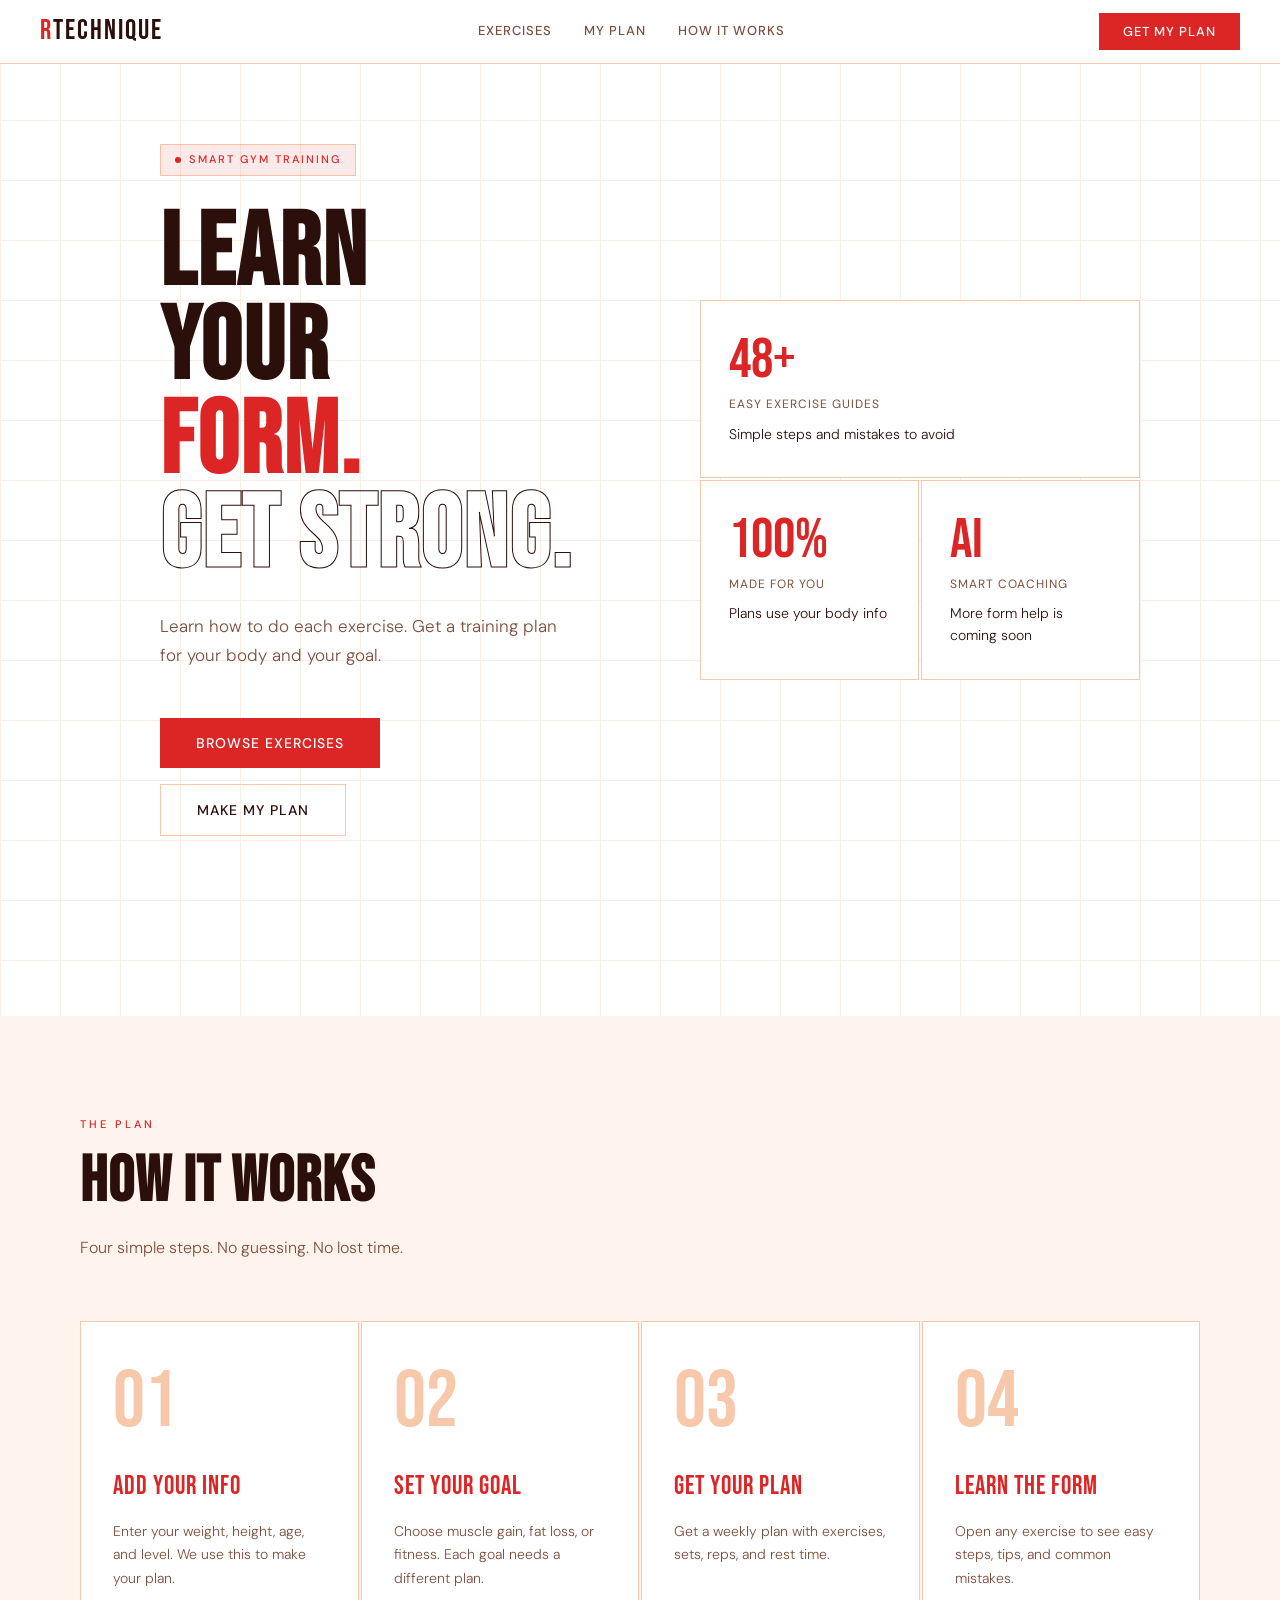
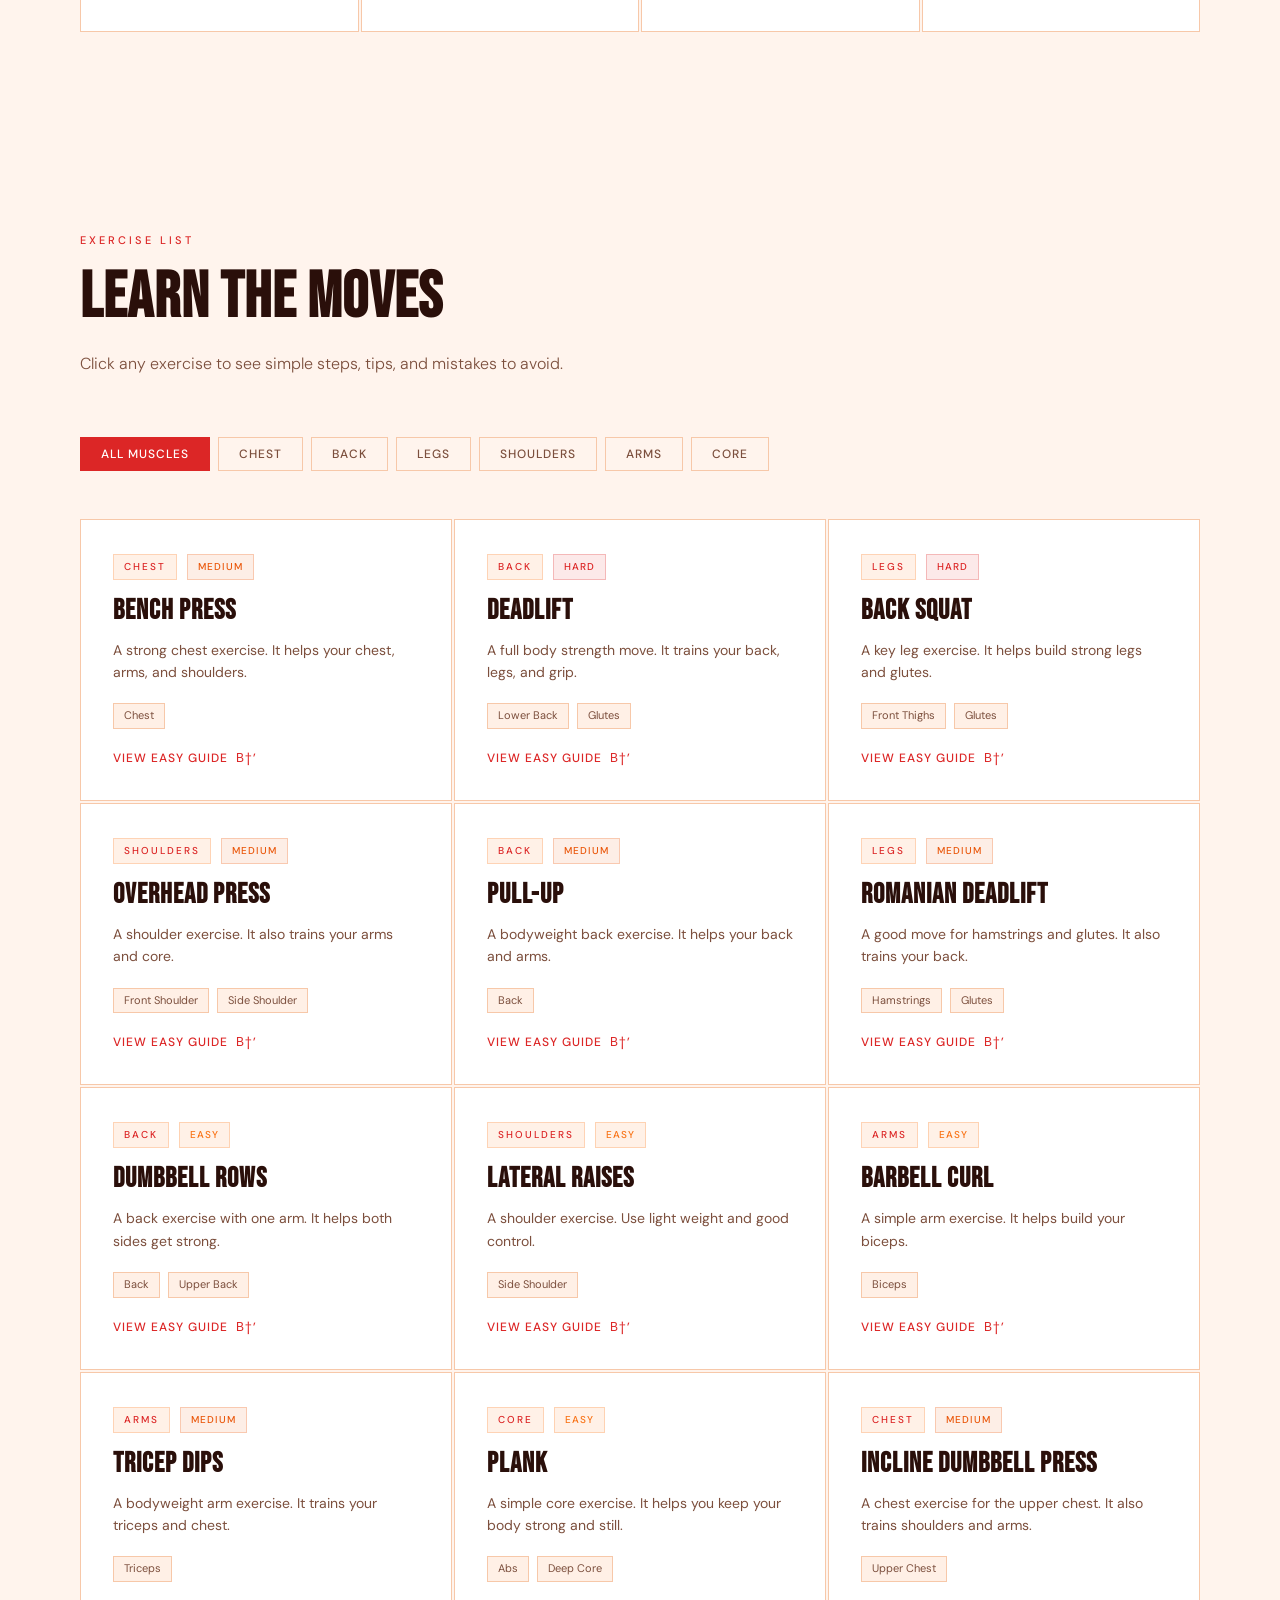
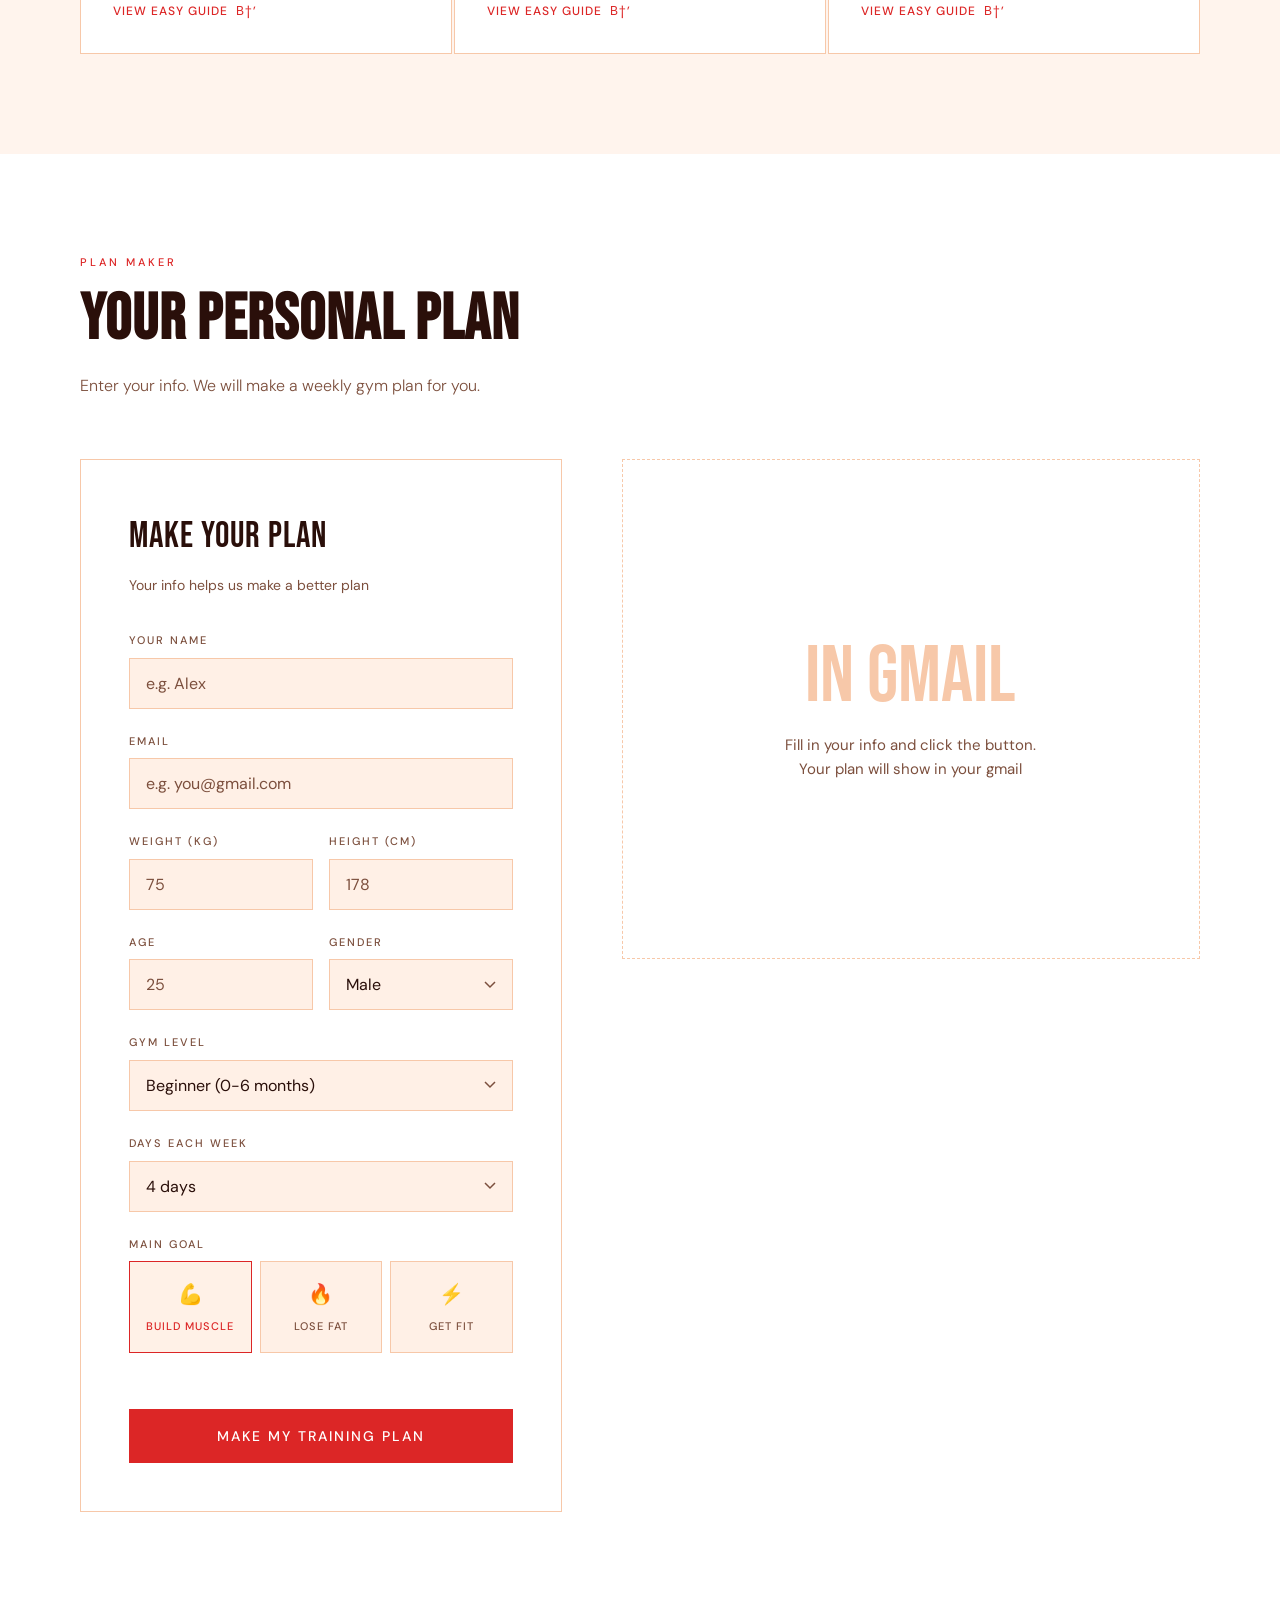
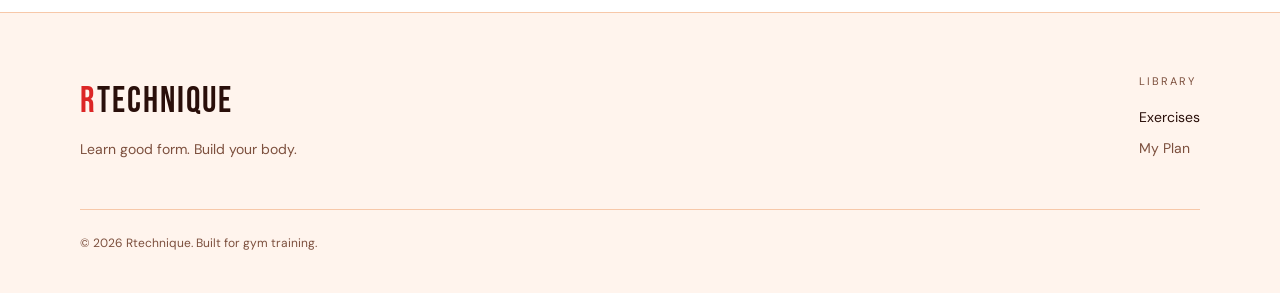
<file: index.html>
<!DOCTYPE html>
<html lang="en">
<head>
<meta charset="UTF-8"/>
<meta name="viewport" content="width=device-width, initial-scale=1.0"/>
<title>Rtechnique - Learn Gym Form</title>
<link href="https://fonts.googleapis.com/css2?family=Bebas+Neue&family=DM+Sans:ital,wght@0,300;0,400;0,500;1,300&display=swap" rel="stylesheet"/>
<link href="style.css" rel = 'stylesheet'>
</head>
<body>

<!-- NAV -->
<nav>
  <div class="nav-logo">R<span>Technique</span></div>
  <div class="nav-links">
    <a href="#exercises">Exercises</a>
    <a href="#planner">My Plan</a>
    <a href="#how">How It Works</a>
  </div>
  <button class="nav-cta" onclick="document.getElementById('planner').scrollIntoView({behavior:'smooth'})">
    Get My Plan
  </button>
</nav>

<!-- HERO -->
<section id="hero">
  <div class="hero-grid-bg"></div>
  <div class="hero-left">
    <div class="hero-tag">Smart Gym Training</div>
    <h1 class="hero-headline">
      LEARN<br>
      YOUR<br>
      <span class="accent">FORM.</span><br>
      <span class="stroke">GET STRONG.</span>
    </h1>
    <p class="hero-sub">Learn how to do each exercise. Get a training plan for your body and your goal.</p>
    <div class="hero-btns">
      <button class="btn-primary" onclick="document.getElementById('exercises').scrollIntoView({behavior:'smooth'})">Browse Exercises</button>
      <button class="btn-secondary" onclick="document.getElementById('planner').scrollIntoView({behavior:'smooth'})">Make My Plan</button>
    </div>
  </div>
  <div class="hero-right">
    <div class="hero-stats">
      <div class="stat-card">
        <div class="stat-num">48+</div>
        <div class="stat-label">Easy exercise guides</div>
        <div class="stat-desc">Simple steps and mistakes to avoid</div>
      </div>
      <div class="stat-card">
        <div class="stat-num">100%</div>
        <div class="stat-label">Made for you</div>
        <div class="stat-desc">Plans use your body info</div>
      </div>
      <div class="stat-card">
        <div class="stat-num">AI</div>
        <div class="stat-label">Smart coaching</div>
        <div class="stat-desc">More form help is coming soon</div>
      </div>
    </div>
  </div>
</section>

<!-- HOW IT WORKS -->
<section id="how">
  <div class="section-tag">The Plan</div>
  <h2 class="section-title">HOW IT WORKS</h2>
  <p class="section-sub">Four simple steps. No guessing. No lost time.</p>
  <div class="steps-how">
    <div class="step-card fade-in">
      <div class="step-num">01</div>
      <div class="step-title">ADD YOUR INFO</div>
      <p class="step-desc">Enter your weight, height, age, and level. We use this to make your plan.</p>
    </div>
    <div class="step-card fade-in" style="transition-delay:.1s">
      <div class="step-num">02</div>
      <div class="step-title">SET YOUR GOAL</div>
      <p class="step-desc">Choose muscle gain, fat loss, or fitness. Each goal needs a different plan.</p>
    </div>
    <div class="step-card fade-in" style="transition-delay:.2s">
      <div class="step-num">03</div>
      <div class="step-title">GET YOUR PLAN</div>
      <p class="step-desc">Get a weekly plan with exercises, sets, reps, and rest time.</p>
    </div>
    <div class="step-card fade-in" style="transition-delay:.3s">
      <div class="step-num">04</div>
      <div class="step-title">LEARN THE FORM</div>
      <p class="step-desc">Open any exercise to see easy steps, tips, and common mistakes.</p>
    </div>
  </div>
</section>

<!-- EXERCISES -->
<section id="exercises">
  <div class="section-tag">Exercise List</div>
  <h2 class="section-title">LEARN THE MOVES</h2>
  <p class="section-sub">Click any exercise to see simple steps, tips, and mistakes to avoid.</p>
  
  <div class="muscle-filters">
    <button class="filter-btn active" data-filter="all">All Muscles</button>
    <button class="filter-btn" data-filter="chest">Chest</button>
    <button class="filter-btn" data-filter="back">Back</button>
    <button class="filter-btn" data-filter="legs">Legs</button>
    <button class="filter-btn" data-filter="shoulders">Shoulders</button>
    <button class="filter-btn" data-filter="arms">Arms</button>
    <button class="filter-btn" data-filter="core">Core</button>
  </div>

  <div class="exercise-grid" id="exerciseGrid"></div>
</section>

<!-- PLANNER -->
<section id="planner">
  <div class="section-tag">Plan Maker</div>
  <h2 class="section-title">YOUR PERSONAL PLAN</h2>
  <p class="section-sub">Enter your info. We will make a weekly gym plan for you.</p>

  <div class="planner-layout">
    <div class="planner-form">
      <div class="form-title">MAKE YOUR PLAN</div>
      <p class="form-sub">Your info helps us make a better plan</p>

      <div class="form-group">
        <label class="form-label">Your Name</label>
        <input type="text" class="form-input" id="userName" placeholder="e.g. Alex">
      </div>
      <div class="form-group">
        <label class="form-label">Email</label>
        <input type="email" class="form-input" id="email" placeholder="e.g. you@gmail.com">
      </div>

      <div class="form-row">
        <div class="form-group">
          <label class="form-label">Weight (kg)</label>
          <input type="number" class="form-input" id="weight" placeholder="75" min="30" max="250">
        </div>
        <div class="form-group">
          <label class="form-label">Height (cm)</label>
          <input type="number" class="form-input" id="height" placeholder="178" min="100" max="250">
        </div>
      </div>

      <div class="form-row">
        <div class="form-group">
          <label class="form-label">Age</label>
          <input type="number" class="form-input" id="age" placeholder="25" min="14" max="90">
        </div>
        <div class="form-group">
          <label class="form-label">Gender</label>
          <select class="form-select" id="gender">
            <option value="male">Male</option>
            <option value="female">Female</option>
          </select>
        </div>
      </div>

      <div class="form-group">
        <label class="form-label">Gym Level</label>
        <select class="form-select" id="experience">
          <option value="beginner">Beginner (0-6 months)</option>
          <option value="intermediate">Middle (6 months - 2 years)</option>
          <option value="advanced">Advanced (2+ years)</option>
        </select>
      </div>

      <div class="form-group">
        <label class="form-label">Days each week</label>
        <select class="form-select" id="daysPerWeek">
          <option value="3">3 days</option>
          <option value="4" selected>4 days</option>
          <option value="5">5 days</option>
          <option value="6">6 days</option>
        </select>
      </div>

      <div class="form-group">
        <label class="form-label">Main Goal</label>
        <div class="goal-grid">
          <label class="goal-option">
            <input type="radio" name="goal" value="muscle" checked>
            <div class="goal-label">
              <span class="goal-icon">💪</span>
              <span class="goal-text">Build Muscle</span>
            </div>
          </label>
          <label class="goal-option">
            <input type="radio" name="goal" value="fat_loss">
            <div class="goal-label">
              <span class="goal-icon">🔥</span>
              <span class="goal-text">Lose Fat</span>
            </div>
          </label>
          <label class="goal-option">
            <input type="radio" name="goal" value="endurance">
            <div class="goal-label">
              <span class="goal-icon">⚡</span>
              <span class="goal-text">Get Fit</span>
            </div>
          </label>
        </div>
      </div>

      <button class="submit-btn" id="generateBtn" onclick="generatePlan()">
        MAKE MY TRAINING PLAN
      </button>
    </div>

    <div class="plan-output">
      <div class="plan-placeholder" id="planPlaceholder">
        <div class="plan-placeholder-icon">IN GMAIL</div>
        <p class="plan-placeholder-text">Fill in your info and click the button.<br>Your plan will show in your gmail</p>
      </div>
      <div class="loading-state" id="loadingState">
        <div class="loader"></div>
        <p class="loading-text">Making your plan...</p>
      </div>
      <div class="plan-result" id="planResult"></div>
    </div>
  </div>
</section>

<!-- EXERCISE MODAL -->
<div class="modal-overlay" id="modalOverlay" onclick="closeModal(event)">
  <div class="modal" id="modal">
    <button class="modal-close" onclick="closeModalDirect()">✕</button>
    <div id="modalContent"></div>
  </div>
</div>

<!-- FOOTER -->
<footer>
  <div class="footer-top">
    <div>
      <div class="footer-logo">R<span>Technique</span></div>
      <p class="footer-tagline">Learn good form. Build your body.</p>
    </div>
    <div style="display:flex;gap:60px;">
      <div>
        <p style="font-size:11px;letter-spacing:2px;text-transform:uppercase;color:var(--muted);margin-bottom:16px;">Library</p>
        <p style="font-size:14px;color:var(--text);margin-bottom:8px;cursor:pointer;" onclick="document.getElementById('exercises').scrollIntoView({behavior:'smooth'})">Exercises</p>
        <p style="font-size:14px;color:var(--muted);cursor:pointer;" onclick="document.getElementById('planner').scrollIntoView({behavior:'smooth'})">My Plan</p>
      </div>
    </div>
  </div>
  <div class="footer-bottom">
    <span>©️ 2026 Rtechnique. Built for gym training.</span>
  </div>
</footer>
<script src="script.js"></script>
</body>
</html>
</file>
<file: style.css>
:root {
    --black: #ffffff;
    --charcoal: #fff4ed;
    --surface: #ffffff;
    --panel: #fff0e6;
    --border: #f7c8a9;
    --accent: #dc2626;
    --accent2: #f97316;
    --text: #2a0f0a;
    --muted: #7c4f3d;
    --font-display: 'Bebas Neue', sans-serif;
    --font-body: 'DM Sans', sans-serif;
  }
  *, *::before, *::after { box-sizing: border-box; margin: 0; padding: 0; }
  html { scroll-behavior: smooth; }
  body {
    background: var(--black);
    color: var(--text);
    font-family: var(--font-body);
    font-size: 16px;
    line-height: 1.6;
    overflow-x: hidden;
  }
  ::selection { background: var(--accent); color: var(--black); }

  /* в”Ђв”Ђ NAV в”Ђв”Ђ */
  nav {
    position: fixed; top: 0; left: 0; right: 0; z-index: 100;
    display: flex; align-items: center; justify-content: space-between;
    padding: 0 40px; height: 64px;
    background: rgba(255,255,255,0.92);
    backdrop-filter: blur(12px);
    border-bottom: 1px solid var(--border);
  }
  .nav-logo {
    font-family: var(--font-display);
    font-size: 28px;
    letter-spacing: 2px;
    color: var(--accent);
  }
  .nav-logo span { color: var(--text); }
  .nav-links { display: flex; gap: 32px; }
  .nav-links a {
    color: var(--muted);
    text-decoration: none;
    font-size: 13px;
    font-weight: 500;
    letter-spacing: 1px;
    text-transform: uppercase;
    transition: color .2s;
  }
  .nav-links a:hover { color: var(--accent); }
  .nav-cta {
    background: var(--accent);
    color: var(--black);
    border: none;
    padding: 10px 24px;
    font-family: var(--font-body);
    font-size: 13px;
    font-weight: 500;
    letter-spacing: 1px;
    text-transform: uppercase;
    cursor: pointer;
    transition: transform .15s, background .2s;
  }
  .nav-cta:hover { transform: translateY(-1px); background: var(--accent2); }

  /* в”Ђв”Ђ HERO в”Ђв”Ђ */
  #hero {
    min-height: 100vh;
    display: grid;
    grid-template-columns: 1fr 1fr;
    padding-top: 64px;
    position: relative;
    overflow: hidden;
  }
  .hero-grid-bg {
    position: absolute; inset: 0;
    background-image: linear-gradient(var(--border) 1px, transparent 1px),
      linear-gradient(90deg, var(--border) 1px, transparent 1px);
    background-size: 60px 60px;
    opacity: .3;
    pointer-events: none;
  }
  .hero-left {
    display: flex; flex-direction: column; justify-content: center;
    padding: 80px 60px 80px 80px;
    position: relative; z-index: 2;
  }
  .hero-tag {
    display: inline-flex; align-items: center; gap: 8px;
    background: rgba(220,38,38,.1);
    border: 1px solid rgba(249,115,22,.35);
    color: var(--accent);
    font-size: 11px; font-weight: 500;
    letter-spacing: 2px; text-transform: uppercase;
    padding: 6px 14px;
    width: fit-content;
    margin-bottom: 32px;
  }
  .hero-tag::before {
    content: ''; width: 6px; height: 6px;
    background: var(--accent); border-radius: 50%;
    animation: pulse 2s infinite;
  }
  @keyframes pulse { 0%,100%{opacity:1;transform:scale(1)} 50%{opacity:.5;transform:scale(1.3)} }
  .hero-headline {
    font-family: var(--font-display);
    font-size: clamp(64px, 8vw, 110px);
    line-height: .92;
    letter-spacing: 2px;
    margin-bottom: 28px;
  }
  .hero-headline .accent { color: var(--accent); }
  .hero-headline .stroke {
    -webkit-text-stroke: 1px var(--text);
    color: transparent;
  }
  .hero-sub {
    font-size: 17px; font-weight: 300;
    color: var(--muted);
    max-width: 420px;
    margin-bottom: 48px;
    line-height: 1.7;
  }
  .hero-btns { display: flex; gap: 16px; flex-wrap: wrap; }
  .btn-primary {
    background: var(--accent);
    color: var(--black);
    border: none;
    padding: 16px 36px;
    font-family: var(--font-body);
    font-size: 14px; font-weight: 500;
    letter-spacing: 1px; text-transform: uppercase;
    cursor: pointer;
    transition: transform .15s, box-shadow .2s;
  }
  .btn-primary:hover { transform: translateY(-2px); box-shadow: 0 8px 24px rgba(249,115,22,.28); }
  .btn-secondary {
    background: transparent;
    color: var(--text);
    border: 1px solid var(--border);
    padding: 16px 36px;
    font-family: var(--font-body);
    font-size: 14px; font-weight: 500;
    letter-spacing: 1px; text-transform: uppercase;
    cursor: pointer;
    transition: border-color .2s, color .2s;
  }
  .btn-secondary:hover { border-color: var(--text); }
  .hero-right {
    position: relative; z-index: 2;
    display: flex; align-items: center; justify-content: center;
    padding: 80px 40px;
  }
  .hero-stats {
    display: grid; grid-template-columns: 1fr 1fr;
    gap: 2px;
    width: 100%; max-width: 440px;
  }
  .stat-card {
    background: var(--surface);
    padding: 32px 28px;
    border: 1px solid var(--border);
    transition: border-color .3s;
  }
  .stat-card:hover { border-color: var(--accent); }
  .stat-card:first-child { grid-column: span 2; }
  .stat-num {
    font-family: var(--font-display);
    font-size: 56px;
    color: var(--accent);
    line-height: 1;
    margin-bottom: 6px;
  }
  .stat-label { font-size: 12px; color: var(--muted); letter-spacing: 1px; text-transform: uppercase; }
  .stat-desc { font-size: 14px; color: var(--text); margin-top: 8px; font-weight: 300; }

  /* в”Ђв”Ђ SECTIONS в”Ђв”Ђ */
  section { padding: 100px 80px; }
  .section-tag {
    font-size: 11px; font-weight: 500;
    letter-spacing: 3px; text-transform: uppercase;
    color: var(--accent);
    margin-bottom: 16px;
  }
  .section-title {
    font-family: var(--font-display);
    font-size: clamp(40px, 5vw, 70px);
    line-height: 1;
    letter-spacing: 1px;
    margin-bottom: 20px;
  }
  .section-sub {
    font-size: 16px; font-weight: 300;
    color: var(--muted);
    max-width: 520px;
    margin-bottom: 60px;
    line-height: 1.7;
  }

  /* в”Ђв”Ђ MUSCLE MAP FILTER в”Ђв”Ђ */
  .muscle-filters {
    display: flex; gap: 8px; flex-wrap: wrap;
    margin-bottom: 48px;
  }
  .filter-btn {
    background: transparent;
    border: 1px solid var(--border);
    color: var(--muted);
    padding: 8px 20px;
    font-family: var(--font-body);
    font-size: 12px; font-weight: 500;
    letter-spacing: 1px; text-transform: uppercase;
    cursor: pointer;
    transition: all .2s;
  }
  .filter-btn:hover, .filter-btn.active {
    background: var(--accent);
    border-color: var(--accent);
    color: var(--black);
  }

  /* в”Ђв”Ђ EXERCISE CARDS в”Ђв”Ђ */
  #exercises { background: var(--charcoal); }
  .exercise-grid {
    display: grid;
    grid-template-columns: repeat(auto-fill, minmax(320px, 1fr));
    gap: 2px;
  }
  .exercise-card {
    background: var(--surface);
    border: 1px solid var(--border);
    padding: 32px;
    cursor: pointer;
    transition: border-color .25s, transform .2s;
    position: relative;
    overflow: hidden;
  }
  .exercise-card::before {
    content: '';
    position: absolute; top: 0; left: 0; right: 0; height: 2px;
    background: var(--accent);
    transform: scaleX(0); transform-origin: left;
    transition: transform .3s;
  }
  .exercise-card:hover { border-color: rgba(249,115,22,.45); transform: translateY(-2px); }
  .exercise-card:hover::before { transform: scaleX(1); }
  .card-muscle {
    display: inline-block;
    font-size: 10px; font-weight: 500;
    letter-spacing: 2px; text-transform: uppercase;
    color: var(--accent);
    background: rgba(249,115,22,.1);
    border: 1px solid rgba(249,115,22,.24);
    padding: 4px 10px;
    margin-bottom: 16px;
  }
  .card-difficulty {
    display: inline-block;
    font-size: 10px; font-weight: 500;
    letter-spacing: 1px; text-transform: uppercase;
    padding: 4px 10px;
    margin-bottom: 16px;
    margin-left: 6px;
  }
  .diff-beginner { color: #f97316; background: rgba(249,115,22,.1); border: 1px solid rgba(249,115,22,.25); }
  .diff-intermediate { color: #ea580c; background: rgba(234,88,12,.1); border: 1px solid rgba(234,88,12,.25); }
  .diff-advanced { color: #dc2626; background: rgba(220,38,38,.1); border: 1px solid rgba(220,38,38,.25); }
  .card-title {
    font-family: var(--font-display);
    font-size: 28px; letter-spacing: 1px;
    margin-bottom: 12px; line-height: 1.1;
  }
  .card-desc { font-size: 14px; color: var(--muted); line-height: 1.6; margin-bottom: 20px; }
  .card-muscles {
    display: flex; gap: 8px; flex-wrap: wrap;
    margin-bottom: 20px;
  }
  .muscle-tag {
    font-size: 11px; color: var(--muted);
    background: var(--panel);
    border: 1px solid var(--border);
    padding: 3px 10px;
  }
  .card-cta {
    display: flex; align-items: center; gap: 8px;
    font-size: 12px; font-weight: 500;
    letter-spacing: 1px; text-transform: uppercase;
    color: var(--accent);
  }
  .card-cta::after {
    content: 'в†’';
    transition: transform .2s;
  }
  .exercise-card:hover .card-cta::after { transform: translateX(4px); }

  /* в”Ђв”Ђ EXERCISE MODAL в”Ђв”Ђ */
  .modal-overlay {
    display: none;
    position: fixed; inset: 0; z-index: 200;
    background: rgba(0,0,0,.85);
    backdrop-filter: blur(8px);
    overflow-y: auto;
    padding: 40px 20px;
  }
  .modal-overlay.open { display: flex; align-items: flex-start; justify-content: center; }
  .modal {
    background: var(--surface);
    border: 1px solid var(--border);
    width: 100%; max-width: 800px;
    position: relative;
    animation: modalIn .3s ease;
  }
  @keyframes modalIn { from{opacity:0;transform:translateY(20px)} to{opacity:1;transform:translateY(0)} }
  .modal-close {
    position: absolute; top: 20px; right: 20px;
    background: var(--panel); border: 1px solid var(--border);
    color: var(--text); font-size: 18px;
    width: 40px; height: 40px;
    display: flex; align-items: center; justify-content: center;
    cursor: pointer; transition: background .2s;
    z-index: 1;
  }
  .modal-close:hover { background: var(--accent); color: var(--black); }
  .modal-header {
    padding: 48px 48px 32px;
    border-bottom: 1px solid var(--border);
  }
  .modal-title {
    font-family: var(--font-display);
    font-size: 52px; letter-spacing: 2px;
    line-height: 1; margin-bottom: 16px;
  }
  .modal-form-check {
    background: var(--accent);
    color: var(--black);
    border: none;
    padding: 12px 20px;
    margin-top: 22px;
    font-family: var(--font-body);
    font-size: 12px;
    font-weight: 500;
    letter-spacing: 1px;
    text-transform: uppercase;
    cursor: pointer;
    transition: transform .15s, box-shadow .2s;
  }
  .modal-form-check:hover {
    transform: translateY(-1px);
    box-shadow: 0 8px 24px rgba(249,115,22,.25);
  }
  .modal-meta { display: flex; gap: 12px; flex-wrap: wrap; margin-bottom: 12px; }
  .modal-body { padding: 40px 48px; }
  .modal-section { margin-bottom: 36px; }
  .modal-section-title {
    font-size: 11px; font-weight: 500;
    letter-spacing: 3px; text-transform: uppercase;
    color: var(--accent);
    margin-bottom: 16px;
    padding-bottom: 8px;
    border-bottom: 1px solid var(--border);
  }
  .steps-list { list-style: none; counter-reset: steps; }
  .steps-list li {
    counter-increment: steps;
    display: flex; gap: 20px;
    padding: 16px 0;
    border-bottom: 1px solid var(--border);
    font-size: 15px; font-weight: 300;
    color: var(--text); line-height: 1.6;
  }
  .steps-list li:last-child { border-bottom: none; }
  .steps-list li::before {
    content: counter(steps, decimal-leading-zero);
    font-family: var(--font-display);
    font-size: 24px;
    color: var(--accent);
    flex-shrink: 0; min-width: 32px;
  }
  .tips-grid { display: grid; grid-template-columns: 1fr 1fr; gap: 12px; }
  .tip-item {
    background: var(--panel);
    border: 1px solid var(--border);
    border-left: 3px solid var(--accent);
    padding: 16px 20px;
    font-size: 14px; font-weight: 300;
    color: var(--muted); line-height: 1.5;
  }
  .common-mistakes { display: flex; flex-direction: column; gap: 10px; }
  .mistake-item {
    display: flex; align-items: flex-start; gap: 14px;
    background: rgba(220,38,38,.05);
    border: 1px solid rgba(220,38,38,.15);
    padding: 14px 18px;
    font-size: 14px; font-weight: 300;
    color: var(--muted); line-height: 1.5;
  }
  .mistake-item::before {
    content: 'вњ•';
    color: var(--accent);
    font-weight: 500;
    flex-shrink: 0;
  }
  .muscles-breakdown {
    display: grid; grid-template-columns: 1fr 1fr; gap: 20px;
  }
  .muscle-group-card {
    background: var(--panel);
    border: 1px solid var(--border);
    padding: 20px;
  }
  .muscle-group-label {
    font-size: 10px; font-weight: 500;
    letter-spacing: 2px; text-transform: uppercase;
    color: var(--muted); margin-bottom: 12px;
  }
  .muscle-group-name {
    font-family: var(--font-display);
    font-size: 22px; color: var(--accent);
  }
  .muscle-secondary { color: var(--text); font-size: 13px; margin-top: 6px; }

  /* в”Ђв”Ђ PLAN GENERATOR в”Ђв”Ђ */
  #planner { background: var(--black); }
  .planner-layout {
    display: grid;
    grid-template-columns: 1fr 1.2fr;
    gap: 60px;
    align-items: start;
  }
  .planner-form {
    background: var(--surface);
    border: 1px solid var(--border);
    padding: 48px;
  }
  .form-title {
    font-family: var(--font-display);
    font-size: 36px; letter-spacing: 1px;
    margin-bottom: 8px;
  }
  .form-sub { font-size: 14px; color: var(--muted); margin-bottom: 36px; }
  .form-group { margin-bottom: 24px; }
  .form-label {
    display: block;
    font-size: 11px; font-weight: 500;
    letter-spacing: 2px; text-transform: uppercase;
    color: var(--muted);
    margin-bottom: 8px;
  }
  .form-input {
    width: 100%;
    background: var(--panel);
    border: 1px solid var(--border);
    color: var(--text);
    font-family: var(--font-body);
    font-size: 16px;
    padding: 14px 16px;
    outline: none;
    transition: border-color .2s;
    appearance: none;
  }
  .form-input:focus { border-color: var(--accent); }
  .form-input::placeholder { color: var(--muted); }
  .form-row { display: grid; grid-template-columns: 1fr 1fr; gap: 16px; }
  .form-select {
    width: 100%;
    background: var(--panel);
    border: 1px solid var(--border);
    color: var(--text);
    font-family: var(--font-body);
    font-size: 16px;
    padding: 14px 16px;
    outline: none;
    transition: border-color .2s;
    appearance: none;
    cursor: pointer;
    background-image: url("data:image/svg+xml,%3Csvg xmlns='http://www.w3.org/2000/svg' width='12' height='8' viewBox='0 0 12 8'%3E%3Cpath d='M1 1l5 5 5-5' stroke='%237c4f3d' stroke-width='1.5' fill='none'/%3E%3C/svg%3E");
    background-repeat: no-repeat;
    background-position: right 16px center;
  }
  .form-select:focus { border-color: var(--accent); }
  .form-select option { background: var(--panel); }
  .goal-grid { display: grid; grid-template-columns: 1fr 1fr 1fr; gap: 8px; }
  .goal-option { position: relative; }
  .goal-option input { position: absolute; opacity: 0; pointer-events: none; }
  .goal-label {
    display: flex; flex-direction: column; align-items: center;
    gap: 8px;
    background: var(--panel);
    border: 1px solid var(--border);
    padding: 16px 8px;
    cursor: pointer;
    transition: all .2s;
    text-align: center;
  }
  .goal-icon { font-size: 20px; }
  .goal-text { font-size: 11px; font-weight: 500; letter-spacing: 1px; text-transform: uppercase; color: var(--muted); }
  .goal-option input:checked + .goal-label {
    border-color: var(--accent);
    background: rgba(249,115,22,.1);
  }
  .goal-option input:checked + .goal-label .goal-text { color: var(--accent); }
  .submit-btn {
    width: 100%;
    background: var(--accent);
    color: var(--black);
    border: none;
    padding: 18px;
    font-family: var(--font-body);
    font-size: 14px; font-weight: 500;
    letter-spacing: 2px; text-transform: uppercase;
    cursor: pointer;
    margin-top: 32px;
    transition: transform .15s, box-shadow .2s;
    position: relative;
    overflow: hidden;
  }
  .submit-btn:hover { transform: translateY(-2px); box-shadow: 0 8px 30px rgba(249,115,22,.3); }
  .submit-btn:disabled { opacity: .5; cursor: not-allowed; transform: none; box-shadow: none; }

  /* Plan Output */
  .plan-output {
    min-height: 500px;
    display: flex; flex-direction: column;
  }
  .plan-placeholder {
    display: flex; flex-direction: column;
    align-items: center; justify-content: center;
    flex: 1;
    border: 1px dashed var(--border);
    padding: 60px 40px;
    text-align: center;
    gap: 16px;
  }
  .plan-placeholder-icon {
    font-family: var(--font-display);
    font-size: 80px; color: var(--border);
    line-height: 1;
  }
  .plan-placeholder-text { font-size: 15px; color: var(--muted); }
  .plan-result { display: none; }
  .plan-result.visible { display: block; }
  .plan-header {
    background: var(--accent);
    color: var(--black);
    padding: 32px 36px;
    margin-bottom: 2px;
  }
  .plan-user-name {
    font-family: var(--font-display);
    font-size: 42px; letter-spacing: 1px;
    line-height: 1;
  }
  .plan-meta-row {
    display: flex; gap: 24px; margin-top: 12px;
    font-size: 12px; font-weight: 500;
    letter-spacing: 1px; text-transform: uppercase;
  }
  .plan-stats-row {
    display: grid; grid-template-columns: repeat(4, 1fr);
    gap: 2px; margin-bottom: 2px;
  }
  .plan-stat {
    background: var(--surface);
    border: 1px solid var(--border);
    padding: 20px;
    text-align: center;
  }
  .plan-stat-num {
    font-family: var(--font-display);
    font-size: 32px; color: var(--accent);
    line-height: 1;
  }
  .plan-stat-label { font-size: 11px; color: var(--muted); letter-spacing: 1px; text-transform: uppercase; margin-top: 4px; }
  .week-plan { background: var(--surface); border: 1px solid var(--border); }
  .week-day {
    border-bottom: 1px solid var(--border);
    overflow: hidden;
  }
  .week-day:last-child { border-bottom: none; }
  .day-header {
    display: flex; align-items: center; justify-content: space-between;
    padding: 16px 24px;
    cursor: pointer;
    transition: background .2s;
  }
  .day-header:hover { background: var(--panel); }
  .day-name {
    font-family: var(--font-display);
    font-size: 22px; letter-spacing: 1px;
  }
  .day-focus {
    font-size: 12px; color: var(--muted);
    letter-spacing: 1px; text-transform: uppercase;
  }
  .day-toggle {
    color: var(--accent); font-size: 18px;
    transition: transform .2s;
  }
  .day-toggle.open { transform: rotate(45deg); }
  .day-exercises {
    display: none;
    padding: 0 24px 20px;
  }
  .day-exercises.open { display: block; }
  .day-exercise-item {
    display: flex; align-items: center; justify-content: space-between;
    padding: 12px 0;
    border-bottom: 1px solid var(--border);
    font-size: 14px;
  }
  .day-exercise-item:last-child { border-bottom: none; }
  .day-ex-name { font-weight: 500; }
  .day-ex-sets {
    font-size: 12px; color: var(--muted);
    background: var(--panel);
    border: 1px solid var(--border);
    padding: 4px 10px;
  }
  .ai-note {
    background: rgba(249,115,22,.06);
    border: 1px solid rgba(249,115,22,.22);
    border-left: 3px solid var(--accent);
    padding: 20px 24px;
    margin-top: 2px;
    font-size: 14px; font-weight: 300;
    color: var(--muted); line-height: 1.7;
  }
  .ai-note strong { color: var(--accent); font-weight: 500; }

  /* Loading */
  .loading-state {
    display: none;
    flex-direction: column; align-items: center; justify-content: center;
    min-height: 400px; gap: 20px;
    border: 1px solid var(--border);
  }
  .loading-state.visible { display: flex; }
  .loader {
    width: 48px; height: 48px;
    border: 2px solid var(--border);
    border-top-color: var(--accent);
    border-radius: 50%;
    animation: spin 1s linear infinite;
  }
  @keyframes spin { to { transform: rotate(360deg); } }
  .loading-text {
    font-size: 13px; color: var(--muted);
    letter-spacing: 2px; text-transform: uppercase;
  }

  /* в”Ђв”Ђ HOW IT WORKS в”Ђв”Ђ */
  #how { background: var(--charcoal); }
  .steps-how {
    display: grid; grid-template-columns: repeat(4, 1fr);
    gap: 2px;
  }
  .step-card {
    background: var(--surface);
    border: 1px solid var(--border);
    padding: 40px 32px;
    position: relative;
  }
  .step-num {
    font-family: var(--font-display);
    font-size: 80px; color: var(--border);
    line-height: 1; margin-bottom: 24px;
  }
  .step-title {
    font-family: var(--font-display);
    font-size: 26px; letter-spacing: 1px;
    margin-bottom: 12px; color: var(--accent);
  }
  .step-desc { font-size: 14px; color: var(--muted); line-height: 1.7; font-weight: 300; }

  /* в”Ђв”Ђ FOOTER в”Ђв”Ђ */
  footer {
    background: var(--charcoal);
    border-top: 1px solid var(--border);
    padding: 60px 80px 40px;
  }
  .footer-top { display: flex; justify-content: space-between; margin-bottom: 48px; }
  .footer-logo {
    font-family: var(--font-display);
    font-size: 36px; letter-spacing: 2px;
    color: var(--accent);
  }
  .footer-logo span { color: var(--text); }
  .footer-tagline { font-size: 14px; color: var(--muted); margin-top: 8px; }
  .footer-bottom {
    display: flex; justify-content: space-between; align-items: center;
    border-top: 1px solid var(--border);
    padding-top: 24px;
    font-size: 12px; color: var(--muted);
  }

  /* в”Ђв”Ђ MODAL VIDEO в”Ђв”Ђ */
  .modal-video-wrap {
    padding: 0 36px 28px;
    border-bottom: 1px solid var(--border);
    margin-bottom: 4px;
  }
  .modal-video-label {
    font-size: 10px;
    font-weight: 500;
    letter-spacing: 2px;
    text-transform: uppercase;
    color: var(--accent);
    margin-bottom: 12px;
  }
  .modal-video-container {
    position: relative;
    width: 100%;
    padding-bottom: 56.25%; /* 16:9 */
    height: 0;
    overflow: hidden;
    border: 1px solid var(--border);
    background: #000;
  }
  .modal-video-container iframe {
    position: absolute;
    top: 0; left: 0;
    width: 100%; height: 100%;
    border: none;
  }

  /* Scrollbar */
  ::-webkit-scrollbar { width: 6px; }
  ::-webkit-scrollbar-track { background: var(--black); }
  ::-webkit-scrollbar-thumb { background: var(--border); }

  /* Animations on scroll */
  .fade-in {
    opacity: 0; transform: translateY(24px);
    transition: opacity .6s ease, transform .6s ease;
  }
  .fade-in.visible { opacity: 1; transform: translateY(0); }

  @media (max-width: 900px) {
    #hero { grid-template-columns: 1fr; }
    .hero-right { display: none; }
    section { padding: 60px 24px; }
    nav { padding: 0 20px; }
    .nav-links { display: none; }
    .planner-layout { grid-template-columns: 1fr; }
    .tips-grid, .muscles-breakdown { grid-template-columns: 1fr; }
    .steps-how { grid-template-columns: 1fr 1fr; }
    .plan-stats-row { grid-template-columns: 1fr 1fr; }
    footer { padding: 40px 24px; }
    .footer-top { flex-direction: column; gap: 32px; }
  }
</file>
